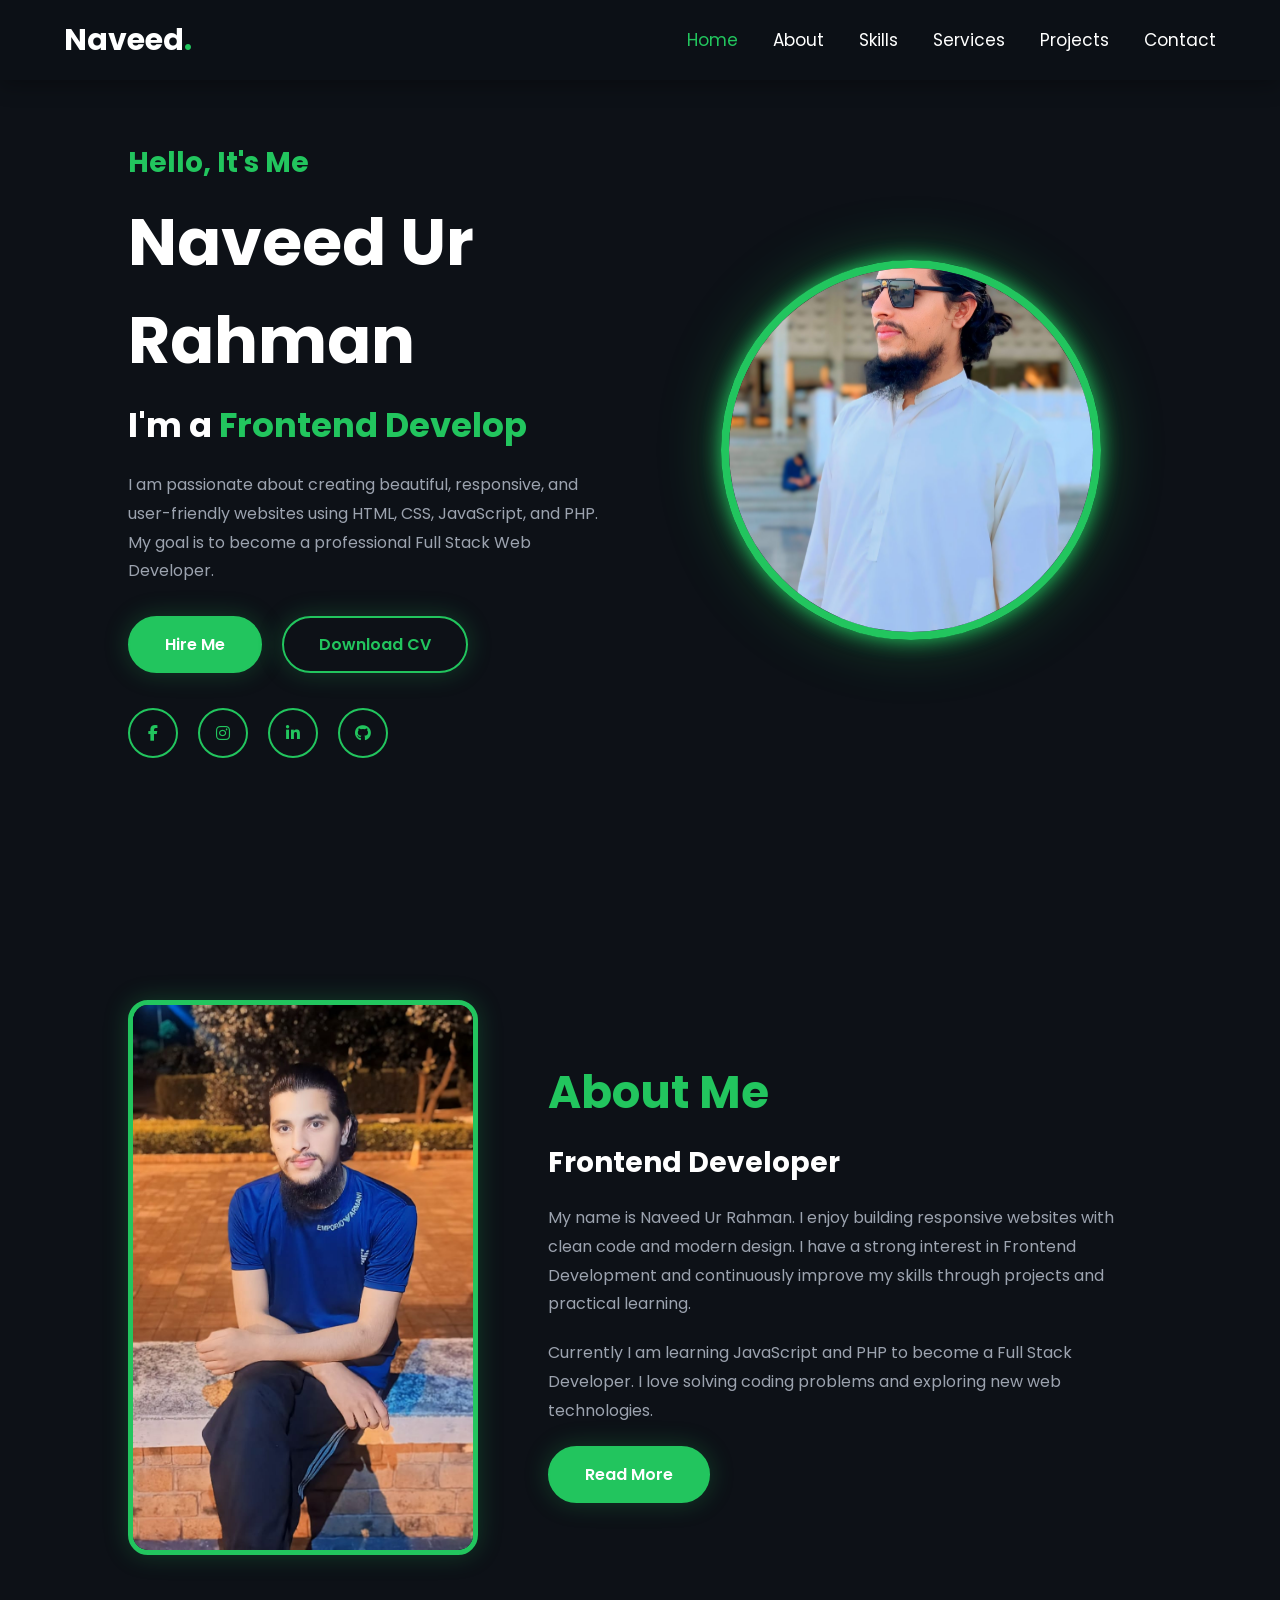
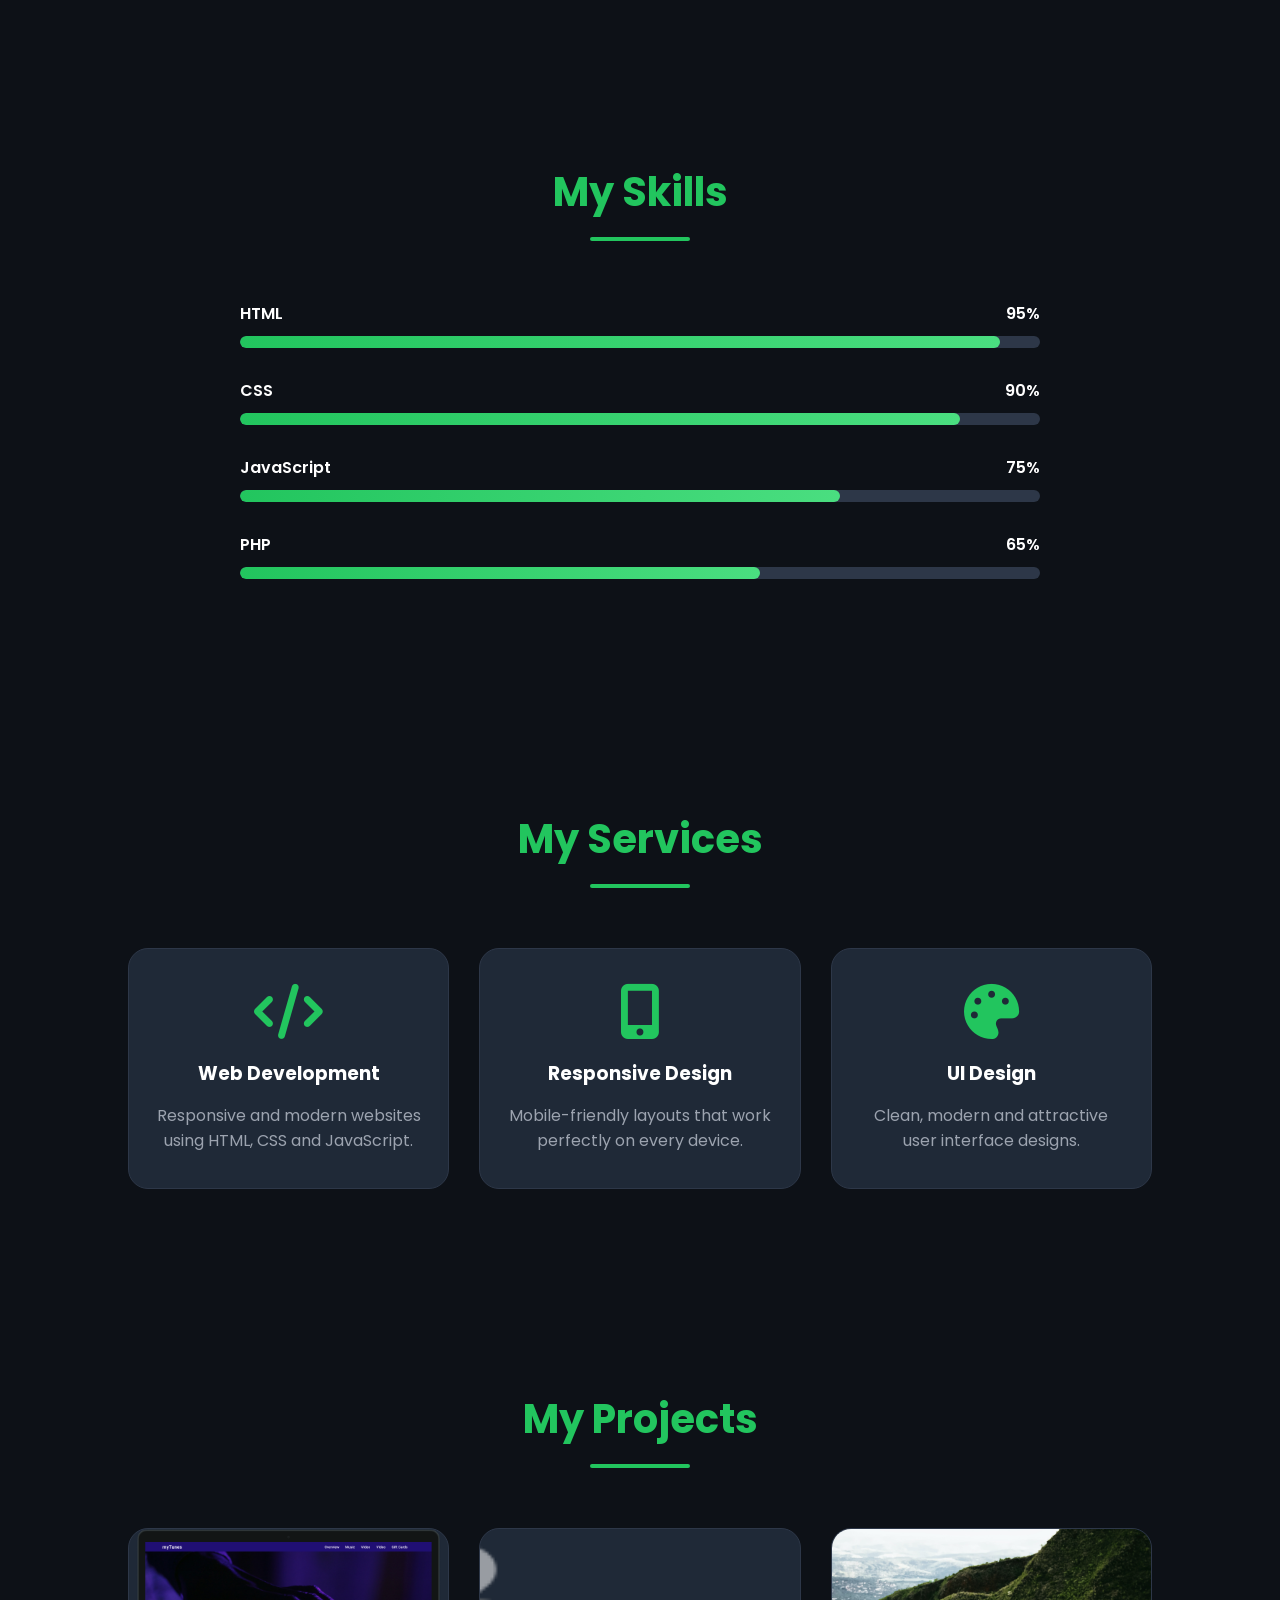
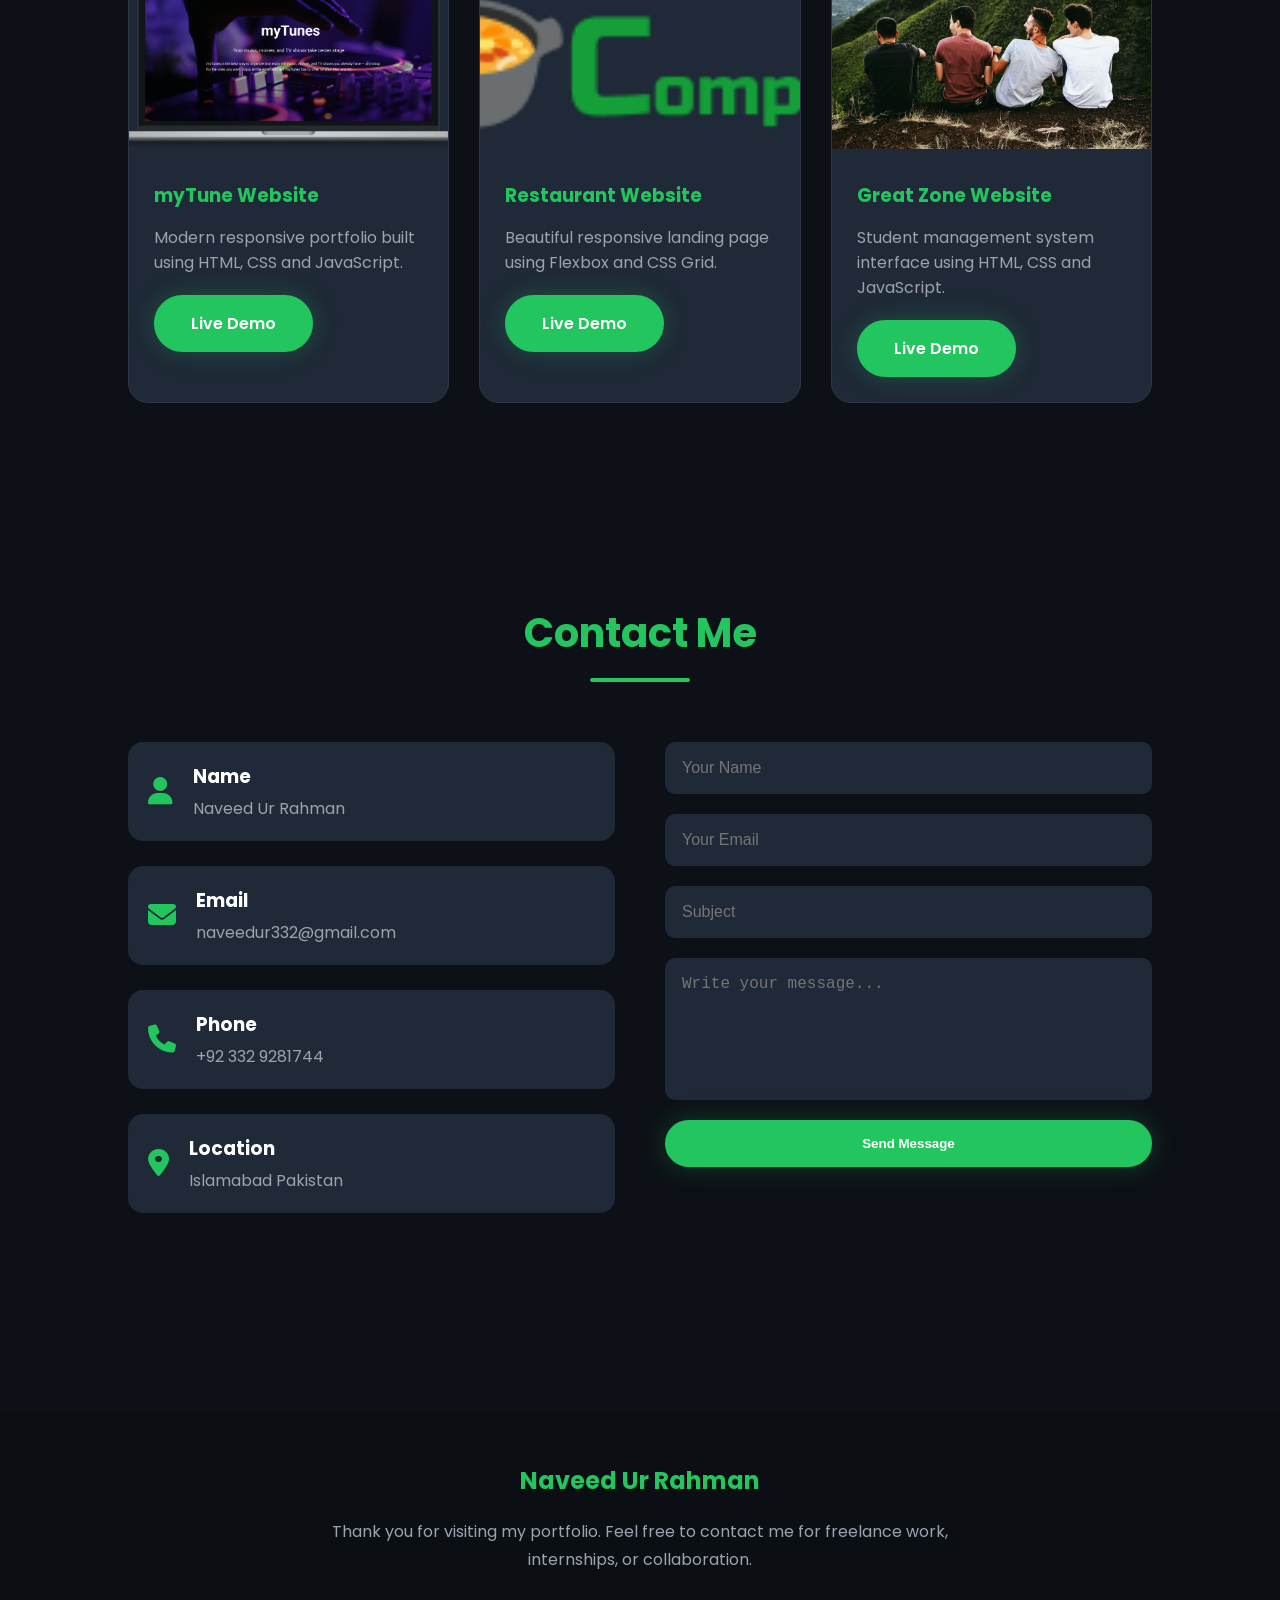
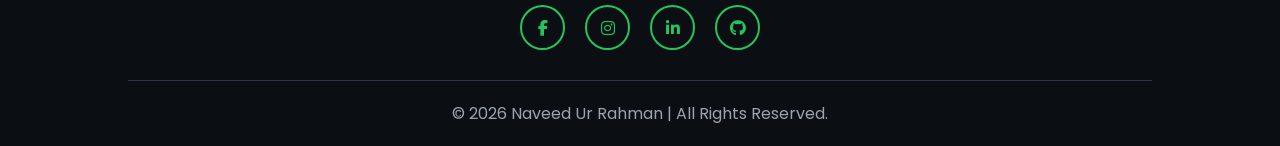
<file: index.html>
<!doctype html>
<html lang="en">
  <head>
    <meta charset="UTF-8" />
    <meta name="viewport" content="width=device-width, initial-scale=1.0" />
    <title>Naveed Ur Rahman | Frontend Developer</title>

    <!-- CSS -->
    <link rel="stylesheet" href="style.css" />

    <!-- Font Awesome -->
    <link
      rel="stylesheet"
      href="https://cdnjs.cloudflare.com/ajax/libs/font-awesome/6.6.0/css/all.min.css"
    />
  </head>

  <body>
    <!--==================== HEADER ====================-->

    <header class="header">
      <nav class="navbar">
        <div class="logo">
          <a href="#">Naveed<span>.</span></a>
        </div>

        <ul class="nav-links">
          <li><a href="#home" class="active">Home</a></li>

          <li><a href="#about">About</a></li>

          <li><a href="#skills">Skills</a></li>

          <li><a href="#services">Services</a></li>

          <li><a href="#projects">Projects</a></li>

          <li><a href="#contact">Contact</a></li>
        </ul>

        <div class="menu-btn">
          <i class="fas fa-bars"></i>
        </div>
      </nav>
    </header>

    <!--==================== HERO ====================-->

    <section class="hero" id="home">
      <div class="hero-text">
        <h3>Hello, It's Me</h3>

        <h1>Naveed Ur Rahman</h1>

        <h2>
          I'm a
          <span class="typing"></span>
        </h2>

        <p>
          I am passionate about creating beautiful, responsive, and
          user-friendly websites using HTML, CSS, JavaScript, and PHP. My goal
          is to become a professional Full Stack Web Developer.
        </p>

        <div class="hero-btn">
          <a href="#contact" class="btn"> Hire Me </a>

          <a href="resume/Naveed CV.pdf" class="btn btn-outline" download>
            Download CV
          </a>
        </div>

        <div class="social-icons">
          <a href="https://www.facebook.com/share/18moSvExZQ/">
            <i class="fab fa-facebook-f"></i>
          </a>

          <a
            href="https://www.instagram.com/this__s__naveed?igsh=YWRwdGV4ejU2YWQ1"
          >
            <i class="fab fa-instagram"></i>
          </a>

          <a
            href="https://www.linkedin.com/in/naveed-ur-rahman-043482278?utm_source=share_via&utm_content=profile&utm_medium=member_android"
          >
            <i class="fab fa-linkedin-in"></i>
          </a>

          <a href="https://github.com/naveed332">
            <i class="fab fa-github"></i>
          </a>
        </div>
      </div>

      <div class="hero-image">
        <img src="images/naveed1.jpeg" alt="Naveed Ur Rahman" />
      </div>
    </section>

    <!--==================== ABOUT ====================-->

    <section class="about" id="about">
      <div class="about-image">
        <img src="images/naveed.png" alt="About Me" />
      </div>

      <div class="about-content">
        <h2>About Me</h2>

        <h3>Frontend Developer</h3>

        <p>
          My name is Naveed Ur Rahman. I enjoy building responsive websites with
          clean code and modern design. I have a strong interest in Frontend
          Development and continuously improve my skills through projects and
          practical learning.
        </p>

        <p>
          Currently I am learning JavaScript and PHP to become a Full Stack
          Developer. I love solving coding problems and exploring new web
          technologies.
        </p>

        <a href="#" class="btn"> Read More </a>
      </div>
    </section>

    <!--==================== SKILLS ====================-->

    <section class="skills" id="skills">
      <h2 class="section-title">My Skills</h2>

      <div class="skills-container">
        <div class="skill">
          <div class="skill-info">
            <span>HTML</span>

            <span>95%</span>
          </div>

          <div class="progress">
            <div class="html"></div>
          </div>
        </div>

        <div class="skill">
          <div class="skill-info">
            <span>CSS</span>

            <span>90%</span>
          </div>

          <div class="progress">
            <div class="css"></div>
          </div>
        </div>

        <div class="skill">
          <div class="skill-info">
            <span>JavaScript</span>

            <span>75%</span>
          </div>

          <div class="progress">
            <div class="js"></div>
          </div>
        </div>

        <div class="skill">
          <div class="skill-info">
            <span>PHP</span>

            <span>65%</span>
          </div>

          <div class="progress">
            <div class="php"></div>
          </div>
        </div>
      </div>
    </section>

    <!--==================== SERVICES ====================-->

    <section class="services" id="services">
      <h2 class="section-title">My Services</h2>

      <div class="service-container">
        <div class="service-box">
          <i class="fas fa-code"></i>

          <h3>Web Development</h3>

          <p>Responsive and modern websites using HTML, CSS and JavaScript.</p>
        </div>

        <div class="service-box">
          <i class="fas fa-mobile-alt"></i>

          <h3>Responsive Design</h3>

          <p>Mobile-friendly layouts that work perfectly on every device.</p>
        </div>

        <div class="service-box">
          <i class="fas fa-palette"></i>

          <h3>UI Design</h3>

          <p>Clean, modern and attractive user interface designs.</p>
        </div>
      </div>
    </section>

    <!--==================== PROJECTS ====================-->

    <section class="projects" id="projects">
      <h2 class="section-title">My Projects</h2>

      <div class="project-container">
        <div class="project-card">
          <img src="images/project1.png" alt="Project" />

          <div class="project-content">
            <h3>myTune Website</h3>

            <p>
              Modern responsive portfolio built using HTML, CSS and JavaScript.
            </p>

            <a href="Project1/index.html" class="btn"> Live Demo </a>
          </div>
        </div>

        <div class="project-card">
          <img src="Project2/images/logo.png" alt="Project" />

          <div class="project-content">
            <h3>Restaurant Website</h3>

            <p>Beautiful responsive landing page using Flexbox and CSS Grid.</p>

            <a href="Project2/index.html" class="btn"> Live Demo </a>
          </div>
        </div>

        <div class="project-card">
          <img src="Project3/images/hero.png" alt="Project" />

          <div class="project-content">
            <h3>Great Zone Website</h3>

            <p>
              Student management system interface using HTML, CSS and
              JavaScript.
            </p>

            <a href="Project3/home.html" class="btn"> Live Demo </a>
          </div>
        </div>
      </div>
    </section>

    <!--==================== CONTACT ====================-->

    <section class="contact" id="contact">
      <h2 class="section-title">Contact Me</h2>

      <div class="contact-container">
        <!-- Contact Info -->
        <div class="contact-info">
          <div class="info-box">
            <i class="fas fa-user"></i>
            <div>
              <h3>Name</h3>
              <p>Naveed Ur Rahman</p>
            </div>
          </div>

          <div class="info-box">
            <i class="fas fa-envelope"></i>
            <div>
              <h3>Email</h3>
              <p>naveedur332@gmail.com</p>
            </div>
          </div>

          <div class="info-box">
            <i class="fas fa-phone"></i>
            <div>
              <h3>Phone</h3>
              <p>+92 332 9281744</p>
            </div>
          </div>

          <div class="info-box">
            <i class="fas fa-location-dot"></i>
            <div>
              <h3>Location</h3>
              <p>Islamabad Pakistan</p>
            </div>
          </div>
        </div>

        <!-- Contact Form -->
        <form action="#" class="contact-form">
          <input type="text" placeholder="Your Name" required />

          <input type="email" placeholder="Your Email" required />

          <input type="text" placeholder="Subject" required />

          <textarea
            rows="6"
            placeholder="Write your message..."
            required
          ></textarea>

          <button type="submit" class="btn">Send Message</button>
        </form>
      </div>
    </section>

    <!--==================== FOOTER ====================-->

    <footer>
      <div class="footer-content">
        <h2>Naveed Ur Rahman</h2>

        <p>
          Thank you for visiting my portfolio. Feel free to contact me for
          freelance work, internships, or collaboration.
        </p>

        <div class="footer-social">
          <a href="https://www.facebook.com/share/18moSvExZQ/">
            <i class="fab fa-facebook-f"></i>
          </a>

          <a
            href="https://www.instagram.com/this__s__naveed?igsh=YWRwdGV4ejU2YWQ1"
          >
            <i class="fab fa-instagram"></i>
          </a>

          <a
            href="https://www.linkedin.com/in/naveed-ur-rahman-043482278?utm_source=share_via&utm_content=profile&utm_medium=member_android"
          >
            <i class="fab fa-linkedin-in"></i>
          </a>

          <a href="https://github.com/naveed332">
            <i class="fab fa-github"></i>
          </a>
        </div>
      </div>

      <div class="footer-bottom">
        <p>&copy; 2026 Naveed Ur Rahman | All Rights Reserved.</p>
      </div>
    </footer>

    <!--==================== SCROLL TOP ====================-->

    <button id="topBtn">
      <i class="fas fa-arrow-up"></i>
    </button>

    <!--==================== JAVASCRIPT ====================-->

    <script src="script.js"></script>
  </body>
</html>
</file>
<file: style.css>
/*=========================================
        GOOGLE FONT
=========================================*/
@import url('https://fonts.googleapis.com/css2?family=Poppins:wght@300;400;500;600;700;800&display=swap');

/*=========================================
        RESET
=========================================*/

*{
    margin:0;
    padding:0;
    box-sizing:border-box;
    scroll-behavior:smooth;
}

:root{

    --bg:#0d1117;
    --bg2:#161b22;
    --card:#1f2937;

    --green:#22c55e;
    --green-dark:#16a34a;

    --white:#ffffff;
    --gray:#9ca3af;

    --shadow:0 0 25px rgba(34,197,94,.25);

}

body{

    font-family:'Poppins',sans-serif;

    background:var(--bg);

    color:var(--white);

    overflow-x:hidden;

}

/*=========================================
        SCROLL BAR
=========================================*/

::-webkit-scrollbar{

    width:10px;

}

::-webkit-scrollbar-track{

    background:#111;

}

::-webkit-scrollbar-thumb{

    background:var(--green);

    border-radius:20px;

}

::-webkit-scrollbar-thumb:hover{

    background:var(--green-dark);

}

/*=========================================
        COMMON
=========================================*/

section{

    padding:100px 10%;

}

.section-title{

    font-size:40px;

    text-align:center;

    margin-bottom:60px;

    color:var(--green);

    position:relative;

}

.section-title::after{

    content:"";

    width:100px;

    height:4px;

    background:var(--green);

    display:block;

    margin:15px auto;

    border-radius:20px;

}

img{

    max-width:100%;

}

a{

    text-decoration:none;

}

.btn{

    display:inline-block;

    padding:14px 35px;

    background:var(--green);

    color:#fff;

    border-radius:40px;

    transition:.4s;

    font-weight:600;

    border:2px solid var(--green);

    box-shadow:var(--shadow);

}

.btn:hover{

    background:transparent;

    color:var(--green);

    transform:translateY(-5px);

}

.btn-outline{

    background:transparent;

    color:var(--green);

}

.btn-outline:hover{

    background:var(--green);

    color:white;

}

/*=========================================
        HEADER
=========================================*/

.header{

    width:100%;

    position:fixed;

    top:0;

    left:0;

    background:rgba(13,17,23,.95);

    backdrop-filter:blur(15px);

    z-index:999;

    box-shadow:0 5px 20px rgba(0,0,0,.3);

}

/*=========================================
        NAVBAR
=========================================*/

.navbar{

    width:90%;

    margin:auto;

    height:80px;

    display:flex;

    justify-content:space-between;

    align-items:center;

}

.logo a{

    color:white;

    font-size:30px;

    font-weight:bold;

}

.logo span{

    color:var(--green);

}

.nav-links{

    display:flex;

    list-style:none;

    gap:35px;

}

.nav-links li a{

    color:white;

    font-size:17px;

    transition:.3s;

    position:relative;

}

.nav-links li a:hover{

    color:var(--green);

}

.nav-links li a::after{

    content:"";

    position:absolute;

    width:0;

    height:2px;

    background:var(--green);

    left:0;

    bottom:-8px;

    transition:.4s;

}

.nav-links li a:hover::after{

    width:100%;

}

.active{

    color:var(--green)!important;

}

.menu-btn{

    display:none;

    color:white;

    font-size:28px;

    cursor:pointer;

}

/*=========================================
        HERO
=========================================*/

.hero{

    min-height:100vh;

    display:flex;

    justify-content:space-between;

    align-items:center;

    gap:60px;

}

.hero-text{

    flex:1;

}

.hero-text h3{

    color:var(--green);

    font-size:28px;

}

.hero-text h1{

    font-size:65px;

    margin:10px 0;

}

.hero-text h2{

    font-size:34px;

    margin-bottom:20px;

}

.typing{

    color:var(--green);

}

.hero-text p{

    color:var(--gray);

    line-height:1.8;

    margin-bottom:30px;

    max-width:600px;

}

.hero-btn{

    display:flex;

    gap:20px;

    margin-bottom:35px;

}

/*=========================================
        SOCIAL ICONS
=========================================*/

.social-icons{

    display:flex;

    gap:20px;

}

.social-icons a{

    width:50px;

    height:50px;

    border-radius:50%;

    display:flex;

    justify-content:center;

    align-items:center;

    color:var(--green);

    border:2px solid var(--green);

    transition:.4s;

}

.social-icons a:hover{

    background:var(--green);

    color:white;

    transform:translateY(-8px);

    box-shadow:var(--shadow);

}

/*=========================================
        HERO IMAGE
=========================================*/

.hero-image{

    flex:1;

    display:flex;

    justify-content:center;

}

.hero-image img{

    width:380px;

    height:380px;

    object-fit:cover;

    border-radius:50%;

    border:8px solid var(--green);

    box-shadow:

    0 0 20px var(--green),

    0 0 60px rgba(34,197,94,.35);

    transition:.5s;

}

.hero-image img:hover{

    transform:scale(1.05);

}

/*=========================================
        ABOUT
=========================================*/

.about{

    display:flex;

    align-items:center;

    justify-content:center;

    gap:70px;

}

.about-image img{

    width:350px;

    border-radius:20px;

    border:5px solid var(--green);

    box-shadow:var(--shadow);

}

.about-content{

    flex:1;

}

.about-content h2{

    font-size:45px;

    margin-bottom:15px;

    color:var(--green);

}

.about-content h3{

    margin-bottom:20px;

    font-size:28px;

}

.about-content p{

    color:var(--gray);

    line-height:1.8;

    margin-bottom:20px;

}

/*=========================================
        SKILLS
=========================================*/

.skills-container{
    max-width:800px;
    margin:auto;
}

.skill{
    margin-bottom:30px;
}

.skill-info{
    display:flex;
    justify-content:space-between;
    margin-bottom:10px;
    font-weight:600;
}

.progress{
    width:100%;
    height:12px;
    background:#2d3748;
    border-radius:50px;
    overflow:hidden;
}

.progress div{
    height:100%;
    border-radius:50px;
    background:linear-gradient(90deg,#22c55e,#4ade80);
    animation:fillBar 2s ease;
}

.html{width:95%;}
.css{width:90%;}
.js{width:75%;}
.php{width:65%;}

@keyframes fillBar{
    from{
        width:0;
    }
}

/*=========================================
        SERVICES
=========================================*/

.service-container{
    display:grid;
    grid-template-columns:repeat(auto-fit,minmax(260px,1fr));
    gap:30px;
}

.service-box{
    background:var(--card);
    padding:35px 25px;
    text-align:center;
    border-radius:20px;
    transition:.4s;
    border:1px solid #2d3748;
}

.service-box:hover{
    transform:translateY(-12px);
    box-shadow:var(--shadow);
}

.service-box i{
    font-size:55px;
    color:var(--green);
    margin-bottom:20px;
}

.service-box h3{
    margin-bottom:15px;
}

.service-box p{
    color:var(--gray);
}

/*=========================================
        PROJECTS
=========================================*/

.project-container{
    display:grid;
    grid-template-columns:repeat(auto-fit,minmax(320px,1fr));
    gap:30px;
}

.project-card{
    background:var(--card);
    border-radius:20px;
    overflow:hidden;
    transition:.4s;
    border:1px solid #2d3748;
}

.project-card:hover{
    transform:translateY(-10px);
    box-shadow:var(--shadow);
}

.project-card img{
    width:100%;
    height:220px;
    object-fit:cover;
}

.project-content{
    padding:25px;
}

.project-content h3{
    color:var(--green);
    margin-bottom:15px;
}

.project-content p{
    color:var(--gray);
    margin-bottom:20px;
}

/*=========================================
        CONTACT
=========================================*/

.contact-container{
    display:grid;
    grid-template-columns:1fr 1fr;
    gap:50px;
}

.contact-info{
    display:flex;
    flex-direction:column;
    gap:25px;
}

.info-box{
    display:flex;
    align-items:center;
    gap:20px;
    background:var(--card);
    padding:20px;
    border-radius:15px;
}

.info-box i{
    font-size:28px;
    color:var(--green);
}

.info-box h3{
    margin-bottom:5px;
}

.info-box p{
    color:var(--gray);
}

.contact-form{
    display:flex;
    flex-direction:column;
    gap:20px;
}

.contact-form input,
.contact-form textarea{

    background:var(--card);

    border:2px solid transparent;

    color:white;

    padding:15px;

    border-radius:10px;

    outline:none;

    font-size:16px;

    transition:.3s;

}

.contact-form input:focus,
.contact-form textarea:focus{

    border-color:var(--green);

}

.contact-form textarea{

    resize:none;

}

/*=========================================
        FOOTER
=========================================*/

footer{

    background:#0b0f14;

    margin-top:100px;

    text-align:center;

    padding:50px 10% 20px;

}

.footer-content h2{

    color:var(--green);

    margin-bottom:20px;

}

.footer-content p{

    color:var(--gray);

    max-width:700px;

    margin:auto;

    line-height:1.8;

}

.footer-social{

    display:flex;

    justify-content:center;

    gap:20px;

    margin:30px 0;

}

.footer-social a{

    width:45px;

    height:45px;

    border-radius:50%;

    display:flex;

    justify-content:center;

    align-items:center;

    color:var(--green);

    border:2px solid var(--green);

    transition:.3s;

}

.footer-social a:hover{

    background:var(--green);

    color:white;

    transform:translateY(-5px);

}

.footer-bottom{

    margin-top:25px;

    color:var(--gray);

    border-top:1px solid #2d3748;

    padding-top:20px;

}

/*=========================================
        SCROLL TOP BUTTON
=========================================*/

#topBtn{

    position:fixed;

    right:25px;

    bottom:25px;

    width:50px;

    height:50px;

    border:none;

    border-radius:50%;

    background:var(--green);

    color:white;

    cursor:pointer;

    display:none;

    font-size:20px;

    box-shadow:var(--shadow);

    transition:.3s;

}

#topBtn:hover{

    transform:translateY(-5px);

    background:var(--green-dark);

}

/*=========================================
        FADE ANIMATION
=========================================*/

.fade-up{

    opacity:0;

    transform:translateY(50px);

    transition:1s;

}

.fade-up.show{

    opacity:1;

    transform:translateY(0);

}

/*=========================================
        RESPONSIVE
=========================================*/

@media(max-width:992px){

.hero{

    flex-direction:column-reverse;

    text-align:center;

    padding-top:120px;

}

.hero-btn{

    justify-content:center;

}

.social-icons{

    justify-content:center;

}

.about{

    flex-direction:column;

    text-align:center;

}

.contact-container{

    grid-template-columns:1fr;

}

}

@media(max-width:768px){

.nav-links{

    display:none;

}

.menu-btn{

    display:block;

}

.hero-text h1{

    font-size:42px;

}

.hero-text h2{

    font-size:26px;

}

.hero-image img{

    width:280px;

    height:280px;

}

.about-image img{

    width:280px;

}

.section-title{

    font-size:32px;

}

section{

    padding:80px 7%;

}

.hero-btn{

    flex-direction:column;

}

.btn{

    text-align:center;

}

}

@media(max-width:500px){

.hero-text h1{

    font-size:34px;

}

.hero-text h2{

    font-size:22px;

}

.project-container{

    grid-template-columns:1fr;

}

.service-container{

    grid-template-columns:1fr;

}

}

@media (max-width:768px){

    .navbar{
        position:relative;
    }

    .menu-btn{
        display:block;
        font-size:28px;
        cursor:pointer;
        z-index:1001;
    }

    .nav-links{

        display:flex;
        flex-direction:column;

        position:absolute;

        top:80px;

        right:-120%;

        width:100%;

        background:#161b22;

        padding:20px;

        transition:.4s;

        gap:20px;
    }

    .nav-links.show{

        right:0;

    }
}
</file>
